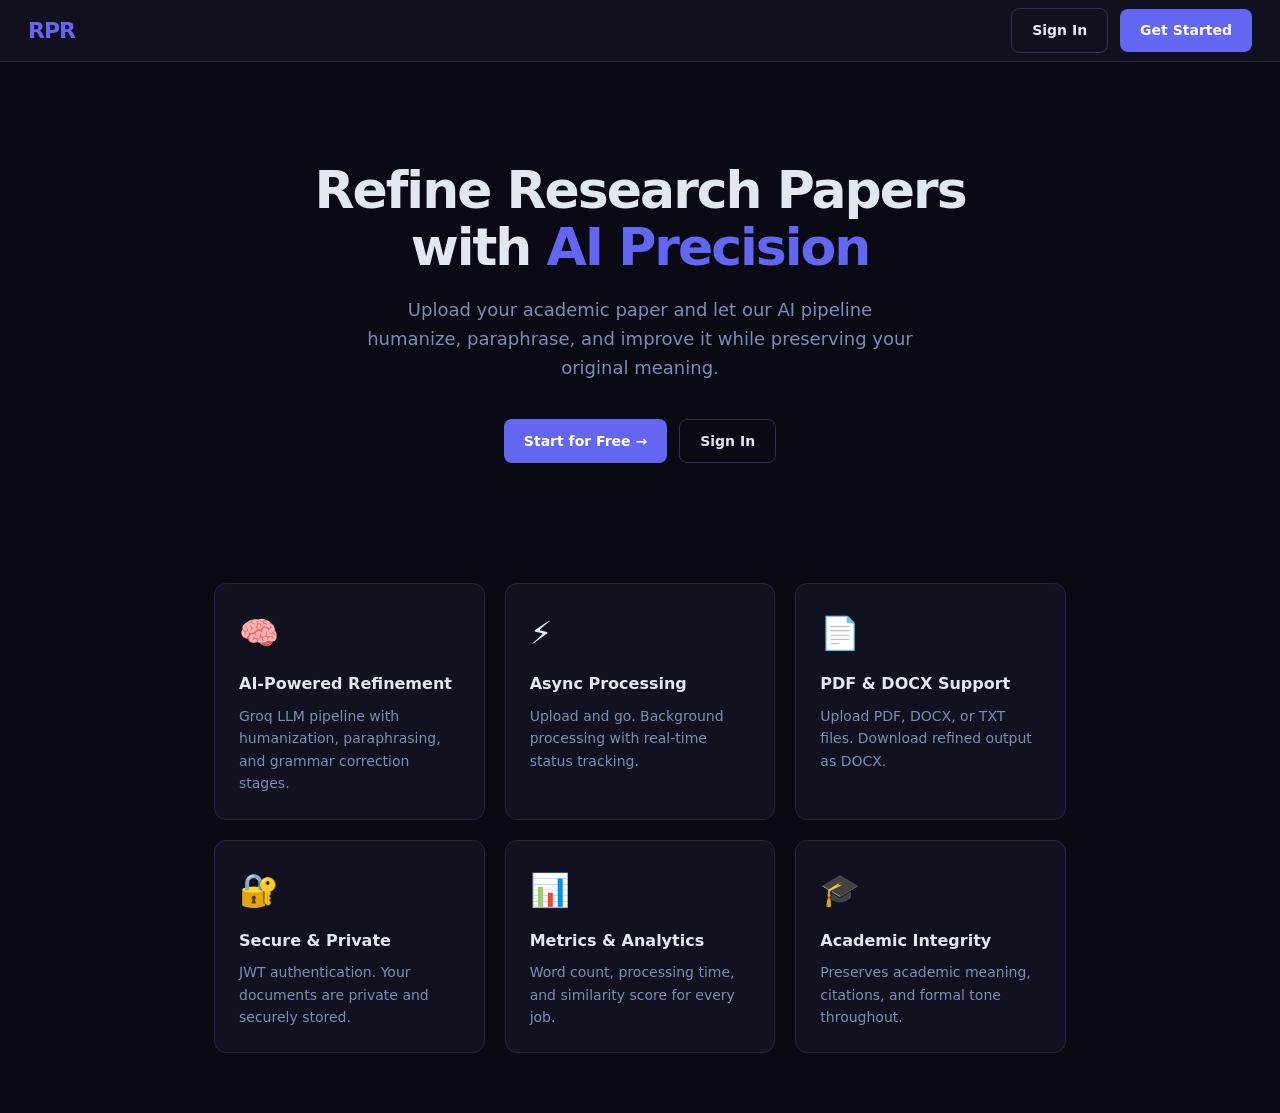
<file: frontend/index.html>
<!DOCTYPE html>
<html lang="en">
<head>
  <meta charset="UTF-8" />
  <meta name="viewport" content="width=device-width, initial-scale=1.0" />
  <meta http-equiv="refresh" content="0; url=pages/index.html" />
  <title>RPR</title>
</head>
<body>
  <p>Redirecting... <a href="pages/index.html">Click here</a></p>
</body>
</html>
</file>
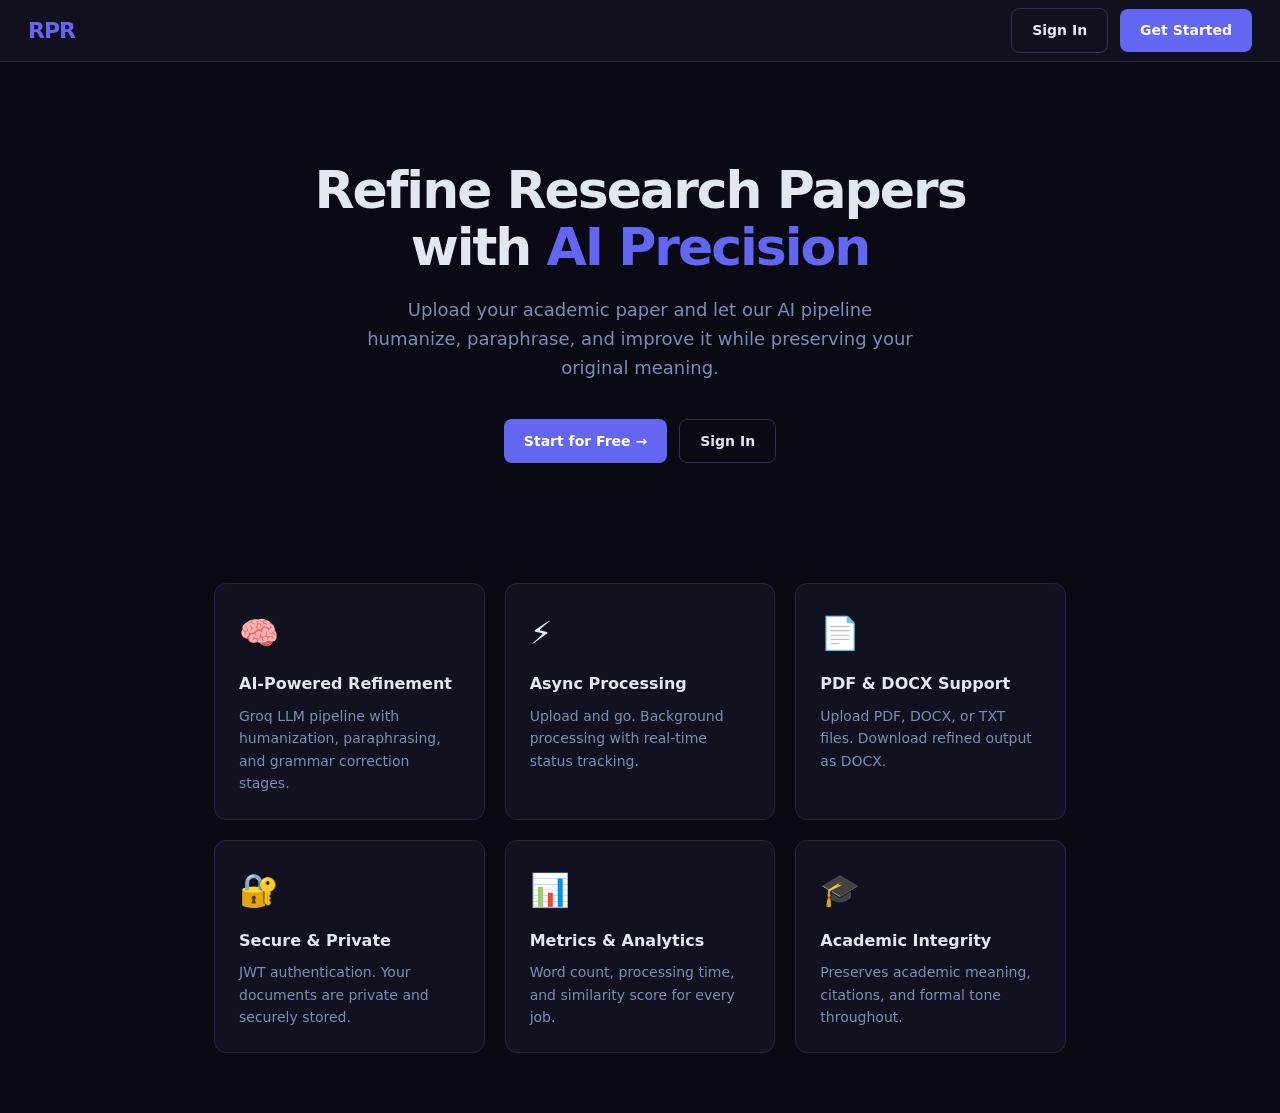
<file: frontend/pages/index.html>
<!DOCTYPE html>
<html lang="en">
<head>
  <meta charset="UTF-8" />
  <meta name="viewport" content="width=device-width, initial-scale=1.0" />
  <title>RPR - AI Research Paper Refinement</title>
  <link rel="stylesheet" href="../css/styles.css" />
  <style>
    .hero { text-align: center; padding: 100px 24px 60px; }
    .hero h1 { font-size: 52px; font-weight: 800; letter-spacing: -2px; line-height: 1.1; margin-bottom: 20px; }
    .hero h1 span { color: var(--primary); }
    .hero p { font-size: 18px; color: var(--text-muted); max-width: 560px; margin: 0 auto 36px; }
    .hero-btns { display: flex; gap: 12px; justify-content: center; }
    .features { display: grid; grid-template-columns: repeat(3, 1fr); gap: 20px; max-width: 900px; margin: 60px auto; padding: 0 24px; }
    .feature-card { background: var(--surface); border: 1px solid var(--border); border-radius: 12px; padding: 24px; }
    .feature-card .icon { font-size: 32px; margin-bottom: 12px; }
    .feature-card h3 { font-size: 16px; margin-bottom: 8px; }
    .feature-card p { font-size: 14px; color: var(--text-muted); }
    @media (max-width: 768px) { .features { grid-template-columns: 1fr; } .hero h1 { font-size: 36px; } }
  </style>
</head>
<body>
  <nav>
    <span class="nav-brand">RPR</span>
    <div class="nav-links">
      <a href="login.html" class="btn btn-outline">Sign In</a>
      <a href="signup.html" class="btn btn-primary">Get Started</a>
    </div>
  </nav>

  <div class="hero">
    <h1>Refine Research Papers<br/>with <span>AI Precision</span></h1>
    <p>Upload your academic paper and let our AI pipeline humanize, paraphrase, and improve it while preserving your original meaning.</p>
    <div class="hero-btns">
      <a href="signup.html" class="btn btn-primary">Start for Free →</a>
      <a href="login.html" class="btn btn-outline">Sign In</a>
    </div>
  </div>

  <div class="features">
    <div class="feature-card">
      <div class="icon">🧠</div>
      <h3>AI-Powered Refinement</h3>
      <p>Groq LLM pipeline with humanization, paraphrasing, and grammar correction stages.</p>
    </div>
    <div class="feature-card">
      <div class="icon">⚡</div>
      <h3>Async Processing</h3>
      <p>Upload and go. Background processing with real-time status tracking.</p>
    </div>
    <div class="feature-card">
      <div class="icon">📄</div>
      <h3>PDF & DOCX Support</h3>
      <p>Upload PDF, DOCX, or TXT files. Download refined output as DOCX.</p>
    </div>
    <div class="feature-card">
      <div class="icon">🔐</div>
      <h3>Secure & Private</h3>
      <p>JWT authentication. Your documents are private and securely stored.</p>
    </div>
    <div class="feature-card">
      <div class="icon">📊</div>
      <h3>Metrics & Analytics</h3>
      <p>Word count, processing time, and similarity score for every job.</p>
    </div>
    <div class="feature-card">
      <div class="icon">🎓</div>
      <h3>Academic Integrity</h3>
      <p>Preserves academic meaning, citations, and formal tone throughout.</p>
    </div>
  </div>
</body>
</html>
</file>
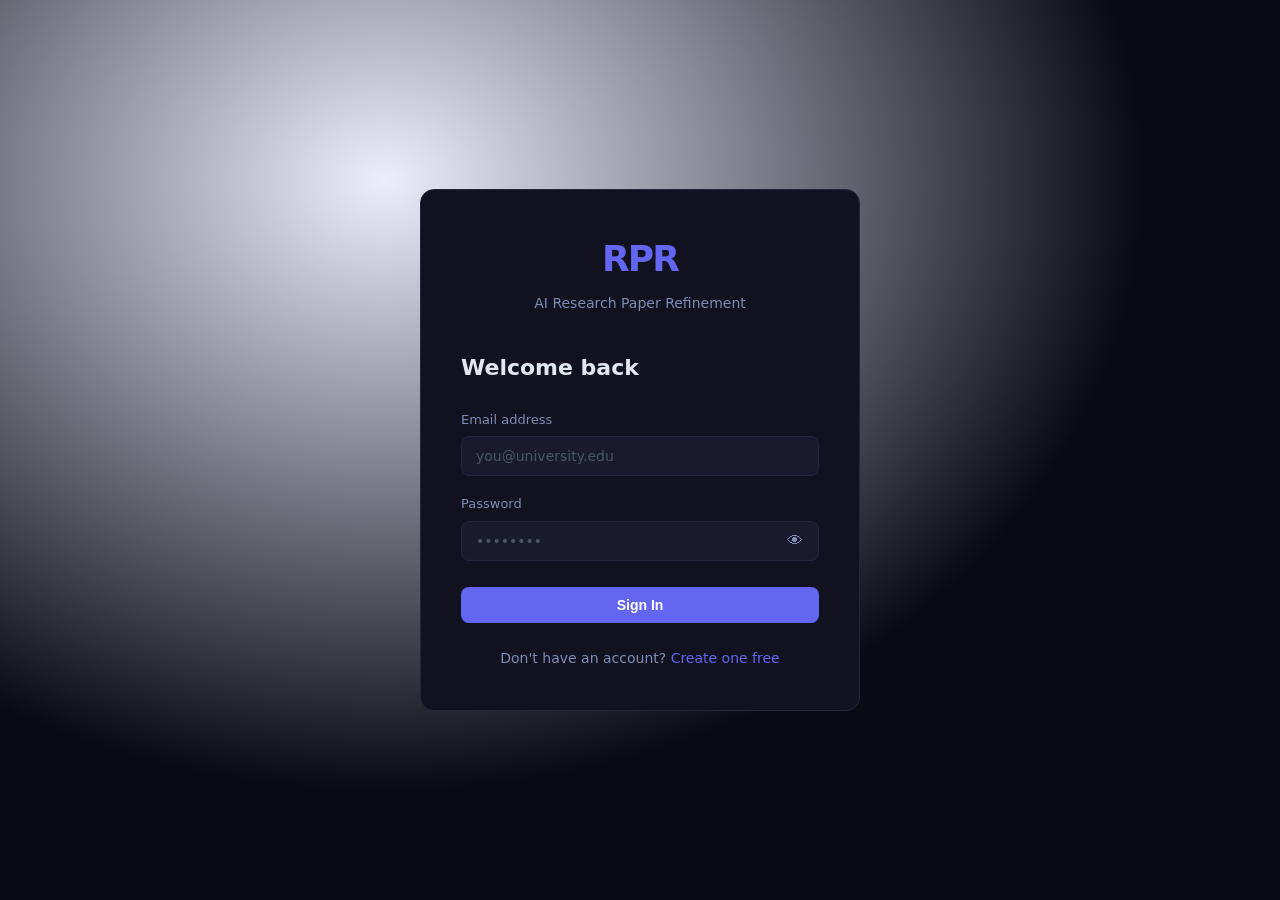
<file: frontend/pages/dashboard.html>
<!DOCTYPE html>
<html lang="en">
<head>
  <meta charset="UTF-8" />
  <meta name="viewport" content="width=device-width, initial-scale=1.0" />
  <title>Dashboard — RPR</title>
  <link rel="stylesheet" href="../css/styles.css" />
  <link rel="stylesheet" href="../css/dashboard.css" />
</head>
<body>
  <nav>
    <div class="flex-center">
      <span class="nav-brand">RPR <span>Research Paper Refinement</span></span>
    </div>
    <div class="nav-links">
      <span class="nav-user">Hello, <strong id="user-name">...</strong></span>
      <button class="btn btn-outline btn-sm" onclick="showTab('profile')">Profile</button>
      <button class="btn btn-outline btn-sm" onclick="logout()">Logout</button>
    </div>
  </nav>

  <div class="container">

    <!-- Stats -->
    <div class="stats-grid" id="stats-grid">
      <div class="stat-card"><div class="stat-value" id="stat-total">—</div><div class="stat-label">Total Jobs</div></div>
      <div class="stat-card"><div class="stat-value" id="stat-completed">—</div><div class="stat-label">Completed</div></div>
      <div class="stat-card"><div class="stat-value" id="stat-words">—</div><div class="stat-label">Words Processed</div></div>
      <div class="stat-card"><div class="stat-value" id="stat-score">—</div><div class="stat-label">Avg. Score</div></div>
    </div>

    <!-- Tabs -->
    <div class="tabs">
      <button class="tab active" id="tab-upload" onclick="showTab('upload')">Upload Paper</button>
      <button class="tab" id="tab-jobs" onclick="showTab('jobs')">My Jobs</button>
      <button class="tab" id="tab-profile" onclick="showTab('profile')">Profile</button>
    </div>

    <!-- Upload Tab -->
    <div id="pane-upload">
      <div class="card mb-24">
        <div class="upload-zone" id="upload-zone">
          <div class="upload-icon">📄</div>
          <h3>Drop your research paper here</h3>
          <p>Supports PDF, DOCX, DOC, TXT &nbsp;·&nbsp; Max 20MB</p>
          <input type="file" id="file-input" accept=".pdf,.docx,.doc,.txt" class="hidden" />
        </div>
        <div class="flex-center mt-16" style="flex-wrap:wrap;gap:12px;">
          <span id="file-info" class="hidden text-sm text-muted"></span>
          <button id="upload-btn" class="btn btn-primary" disabled>
            <span>🚀</span> Start AI Refinement
          </button>
        </div>
      </div>
      <div class="info-box">
        <strong>How it works:</strong> Upload your paper → AI reviews, scores, and refines each section → Download the refined document + detailed review report.
      </div>
    </div>

    <!-- Jobs Tab -->
    <div id="pane-jobs" class="hidden">
      <div class="card">
        <div id="jobs-empty" class="empty-state hidden">
          <div class="empty-icon">📭</div>
          <h3>No jobs yet</h3>
          <p>Upload a paper to get started.</p>
        </div>
        <table class="jobs-table" id="jobs-table" style="display:none;">
          <thead>
            <tr>
              <th>File</th>
              <th>Status</th>
              <th>Score</th>
              <th>Words</th>
              <th>Date</th>
              <th>Actions</th>
            </tr>
          </thead>
          <tbody id="jobs-tbody"></tbody>
        </table>
      </div>
    </div>

    <!-- Profile Tab -->
    <div id="pane-profile" class="hidden">
      <div class="grid-2" style="align-items:start;">
        <div class="card">
          <div class="flex-center mb-24">
            <div class="profile-avatar" id="profile-avatar">?</div>
            <div>
              <div style="font-size:18px;font-weight:700;" id="profile-name">—</div>
              <div class="text-sm text-muted" id="profile-email">—</div>
            </div>
          </div>
          <hr class="divider" />
          <h3 style="font-size:15px;margin-bottom:16px;">Update Profile</h3>
          <div id="profile-msg" class="hidden"></div>
          <form id="profile-form">
            <div class="form-group">
              <label>Display Name</label>
              <input type="text" id="new-name" placeholder="Your name" />
            </div>
            <hr class="divider" />
            <h3 style="font-size:14px;margin-bottom:14px;color:var(--text-muted);">Change Password</h3>
            <div class="form-group">
              <label>Current Password</label>
              <input type="password" id="cur-password" placeholder="Current password" />
            </div>
            <div class="form-group">
              <label>New Password</label>
              <input type="password" id="new-password" placeholder="Min 8 characters" minlength="8" />
            </div>
            <button type="submit" class="btn btn-primary btn-full">Save Changes</button>
          </form>
        </div>
        <div class="card">
          <h3 style="font-size:15px;margin-bottom:16px;">Account Statistics</h3>
          <div style="display:grid;gap:12px;">
            <div class="stat-card"><div class="stat-value" id="p-total">—</div><div class="stat-label">Total Jobs</div></div>
            <div class="stat-card"><div class="stat-value" id="p-completed">—</div><div class="stat-label">Completed</div></div>
            <div class="stat-card"><div class="stat-value" id="p-words">—</div><div class="stat-label">Words Processed</div></div>
            <div class="stat-card"><div class="stat-value" id="p-score">—</div><div class="stat-label">Avg. Score</div></div>
          </div>
        </div>
      </div>
    </div>

  </div>

  <script src="../js/api.js"></script>
  <script src="../js/auth.js"></script>
  <script src="../js/upload.js"></script>
  <script src="../js/process.js"></script>
  <script>
    requireAuth();
    initDashboard();
    initUpload();

    function showTab(name) {
      ["upload","jobs","profile"].forEach(t => {
        document.getElementById("pane-" + t).classList.toggle("hidden", t !== name);
        document.getElementById("tab-" + t).classList.toggle("active", t === name);
      });
    }
  </script>
</body>
</html>
</file>
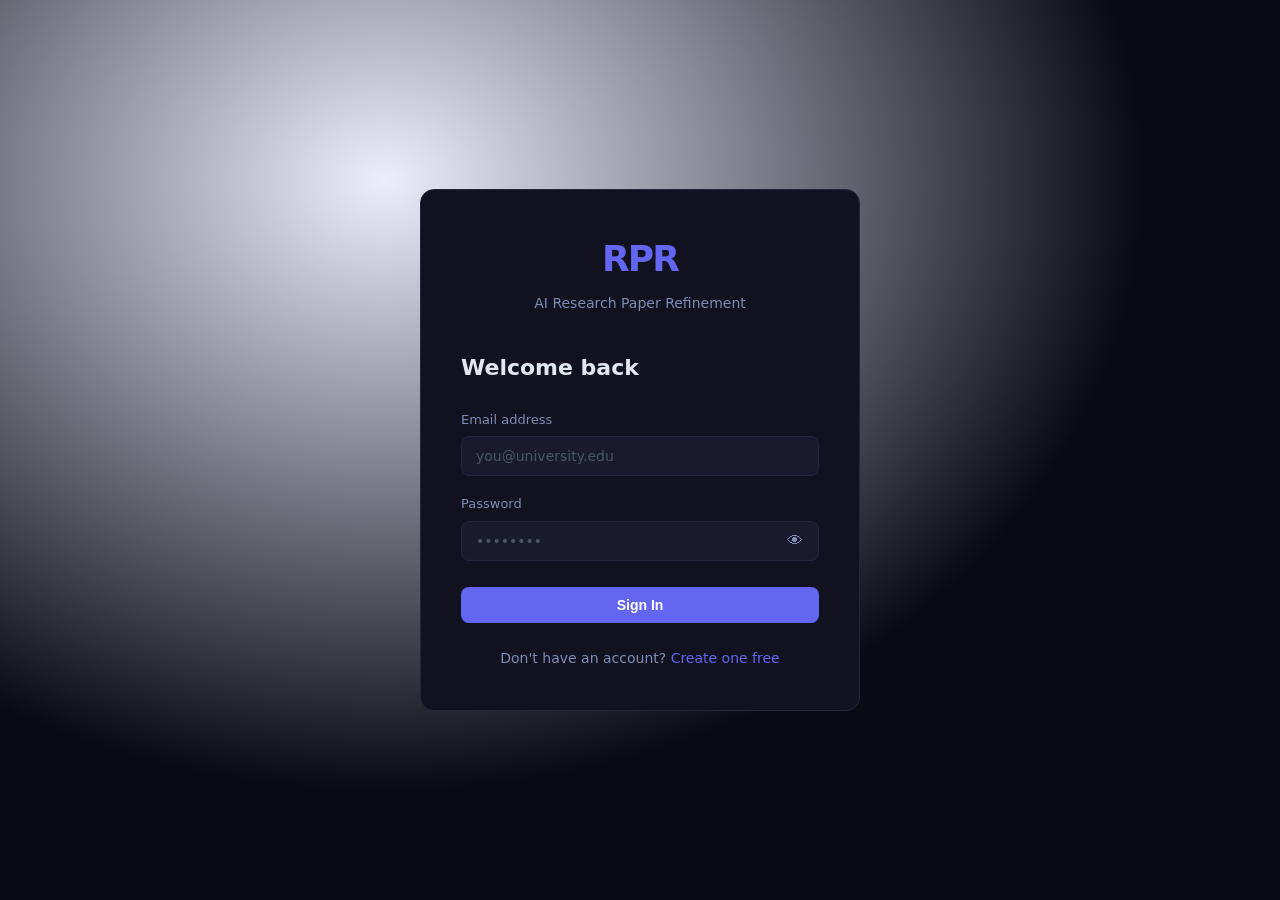
<file: frontend/pages/login.html>
<!DOCTYPE html>
<html lang="en">
<head>
  <meta charset="UTF-8" />
  <meta name="viewport" content="width=device-width, initial-scale=1.0" />
  <title>Sign In — RPR</title>
  <link rel="stylesheet" href="../css/styles.css" />
  <link rel="stylesheet" href="../css/auth.css" />
</head>
<body class="auth-page">
  <div class="card auth-card">
    <div class="auth-logo">
      <h1>RPR</h1>
      <p>AI Research Paper Refinement</p>
    </div>
    <h2>Welcome back</h2>

    <div id="error" class="alert alert-error hidden"></div>

    <form id="login-form">
      <div class="form-group">
        <label for="email">Email address</label>
        <input type="email" id="email" placeholder="you@university.edu" required autocomplete="email" />
      </div>
      <div class="form-group">
        <label for="password">Password</label>
        <div class="password-wrapper">
          <input type="password" id="password" placeholder="••••••••" required autocomplete="current-password" />
          <button type="button" class="password-toggle" onclick="togglePassword('password', this)">👁</button>
        </div>
      </div>
      <button type="submit" id="submit-btn" class="btn btn-primary btn-full" style="margin-top:8px;">Sign In</button>
    </form>

    <div class="auth-footer" style="margin-top:24px;">
      Don't have an account? <a href="signup.html">Create one free</a>
    </div>
  </div>

  <script src="../js/api.js"></script>
  <script src="../js/auth.js"></script>
  <script>
    if (localStorage.getItem("rpr_token")) window.location.href = "dashboard.html";
    document.getElementById("login-form").addEventListener("submit", handleLogin);
    function togglePassword(id, btn) {
      const el = document.getElementById(id);
      el.type = el.type === "password" ? "text" : "password";
      btn.textContent = el.type === "password" ? "👁" : "🙈";
    }
  </script>
</body>
</html>
</file>
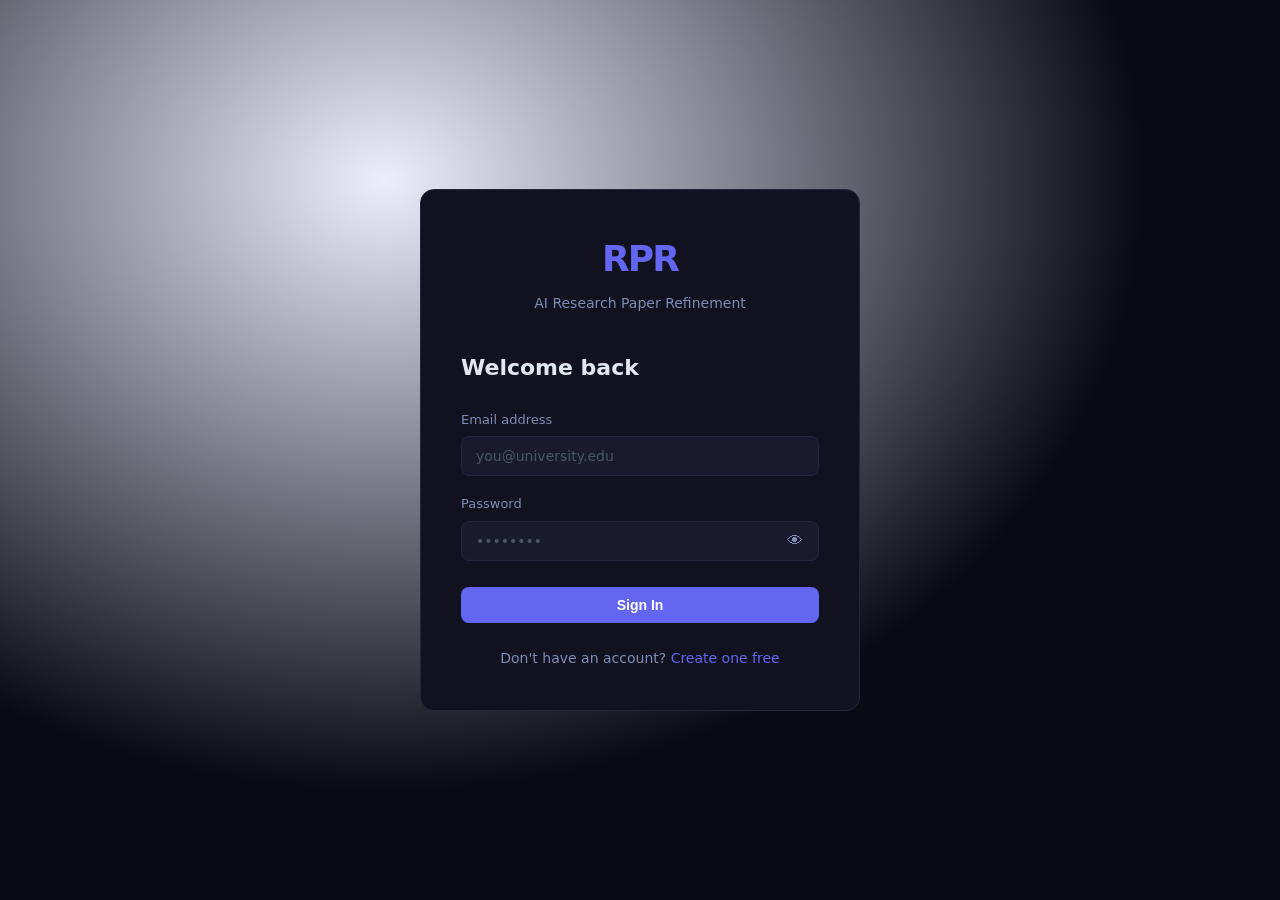
<file: frontend/pages/processing.html>
<!DOCTYPE html>
<html lang="en">
<head>
  <meta charset="UTF-8" />
  <meta name="viewport" content="width=device-width, initial-scale=1.0" />
  <title>Processing - RPR</title>
  <link rel="stylesheet" href="../css/styles.css" />
  <link rel="stylesheet" href="../css/dashboard.css" />
</head>
<body>
  <nav>
    <span class="nav-brand">RPR</span>
    <div class="nav-links">
      <a href="dashboard.html" class="btn btn-outline">← Dashboard</a>
    </div>
  </nav>

  <div class="container max-w-700">
    <div class="card">
      <div class="flex-center-between mb-20">
        <h2>Processing Document</h2>
        <span id="status-badge" class="badge badge-queued">queued</span>
      </div>

      <p class="text-13 text-muted mb-20">
        Job ID: <code id="job-id-display" class="text-primary"></code>
      </p>

      <div class="progress-bar mb-8">
        <div class="progress-fill" id="progress-fill"></div>
      </div>
      <div class="flex-center-between text-13 text-muted mb-24">
        <span id="status-msg">Initializing...</span>
        <span id="progress-text">0%</span>
      </div>

      <h3 class="text-14 mb-10 text-muted">Pipeline Logs</h3>
      <ul class="log-list" id="log-list">
        <li><span class="step">[info]</span>Waiting for pipeline to start...</li>
      </ul>
    </div>

    <div class="text-center mt-20">
      <a href="dashboard.html" class="text-14 text-muted">← Back to Dashboard</a>
    </div>
  </div>

  <script src="../js/api.js"></script>
  <script src="../js/auth.js"></script>
  <script src="../js/status.js"></script>
  <script>
    requireAuth();
    initProcessing();
  </script>
</body>
</html>
</file>
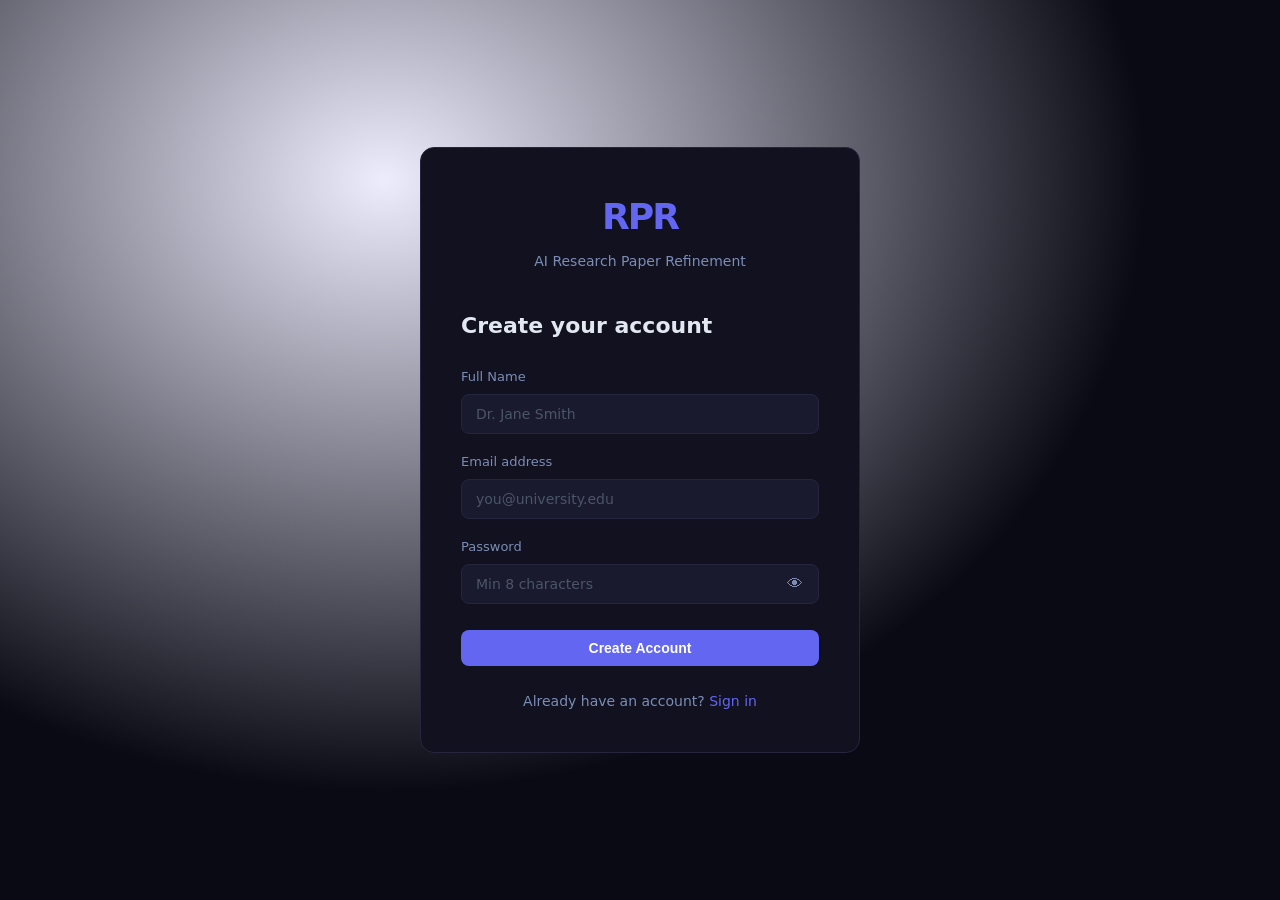
<file: frontend/pages/signup.html>
<!DOCTYPE html>
<html lang="en">
<head>
  <meta charset="UTF-8" />
  <meta name="viewport" content="width=device-width, initial-scale=1.0" />
  <title>Sign Up — RPR</title>
  <link rel="stylesheet" href="../css/styles.css" />
  <link rel="stylesheet" href="../css/auth.css" />
</head>
<body class="auth-page">
  <div class="card auth-card">
    <div class="auth-logo">
      <h1>RPR</h1>
      <p>AI Research Paper Refinement</p>
    </div>
    <h2>Create your account</h2>

    <div id="error" class="alert alert-error hidden"></div>

    <form id="signup-form">
      <div class="form-group">
        <label for="name">Full Name</label>
        <input type="text" id="name" placeholder="Dr. Jane Smith" required autocomplete="name" />
      </div>
      <div class="form-group">
        <label for="email">Email address</label>
        <input type="email" id="email" placeholder="you@university.edu" required autocomplete="email" />
      </div>
      <div class="form-group">
        <label for="password">Password</label>
        <div class="password-wrapper">
          <input type="password" id="password" placeholder="Min 8 characters" minlength="8" required autocomplete="new-password" oninput="checkStrength(this.value)" />
          <button type="button" class="password-toggle" onclick="togglePassword('password', this)">👁</button>
        </div>
        <div id="strength-bar" class="strength-bar hidden"></div>
        <div id="strength-label" class="strength-label text-muted hidden"></div>
      </div>
      <button type="submit" id="submit-btn" class="btn btn-primary btn-full" style="margin-top:8px;">Create Account</button>
    </form>

    <div class="auth-footer" style="margin-top:24px;">
      Already have an account? <a href="login.html">Sign in</a>
    </div>
  </div>

  <script src="../js/api.js"></script>
  <script src="../js/auth.js"></script>
  <script>
    if (localStorage.getItem("rpr_token")) window.location.href = "dashboard.html";
    document.getElementById("signup-form").addEventListener("submit", handleSignup);

    function togglePassword(id, btn) {
      const el = document.getElementById(id);
      el.type = el.type === "password" ? "text" : "password";
      btn.textContent = el.type === "password" ? "👁" : "🙈";
    }

    function checkStrength(val) {
      const bar = document.getElementById("strength-bar");
      const lbl = document.getElementById("strength-label");
      bar.classList.remove("hidden"); lbl.classList.remove("hidden");
      bar.className = "strength-bar";
      if (val.length < 8) {
        bar.classList.add("strength-weak"); lbl.textContent = "Weak"; lbl.style.color = "var(--error)";
      } else if (val.length < 12 || !/[A-Z]/.test(val) || !/[0-9]/.test(val)) {
        bar.classList.add("strength-medium"); lbl.textContent = "Medium"; lbl.style.color = "var(--warning)";
      } else {
        bar.classList.add("strength-strong"); lbl.textContent = "Strong"; lbl.style.color = "var(--success)";
      }
    }
  </script>
</body>
</html>
</file>
<file: frontend/css/styles.css>
:root {
  --primary: #6366f1;
  --primary-dark: #4f46e5;
  --primary-glow: rgba(99,102,241,0.15);
  --bg: #0a0a14;
  --surface: #111120;
  --surface2: #1a1a2e;
  --surface3: #16213e;
  --border: #252540;
  --border-light: #2d2d55;
  --text: #e2e8f0;
  --text-muted: #7c8db5;
  --text-dim: #4a5568;
  --success: #10b981;
  --error: #ef4444;
  --warning: #f59e0b;
  --info: #3b82f6;
}

* { box-sizing: border-box; margin: 0; padding: 0; }

body {
  font-family: 'Inter', system-ui, -apple-system, sans-serif;
  background: var(--bg);
  color: var(--text);
  min-height: 100vh;
  line-height: 1.6;
}

a { color: var(--primary); text-decoration: none; }
a:hover { text-decoration: underline; }

/* ── Buttons ── */
.btn {
  display: inline-flex; align-items: center; gap: 8px;
  padding: 10px 20px; border-radius: 8px; border: none;
  cursor: pointer; font-size: 14px; font-weight: 600;
  transition: all 0.2s; white-space: nowrap;
}
.btn-primary { background: var(--primary); color: #fff; }
.btn-primary:hover { background: var(--primary-dark); transform: translateY(-1px); box-shadow: 0 4px 20px var(--primary-glow); }
.btn-outline { background: transparent; color: var(--text); border: 1px solid var(--border-light); }
.btn-outline:hover { border-color: var(--primary); color: var(--primary); }
.btn-danger { background: transparent; color: var(--error); border: 1px solid var(--error); }
.btn-danger:hover { background: rgba(239,68,68,0.1); }
.btn-success { background: var(--success); color: #fff; }
.btn-success:hover { background: #059669; }
.btn:disabled { opacity: 0.45; cursor: not-allowed; transform: none !important; }
.btn-sm { padding: 6px 12px; font-size: 12px; }
.btn-lg { padding: 14px 28px; font-size: 16px; }
.btn-full { width: 100%; justify-content: center; }

/* ── Cards ── */
.card {
  background: var(--surface);
  border: 1px solid var(--border);
  border-radius: 14px;
  padding: 24px;
}
.card-hover:hover { border-color: var(--border-light); transform: translateY(-2px); transition: all 0.2s; }

/* ── Badges ── */
.badge {
  display: inline-block; padding: 3px 10px;
  border-radius: 20px; font-size: 11px; font-weight: 700;
  text-transform: uppercase; letter-spacing: 0.5px;
}
.badge-queued    { background: #1e293b; color: var(--text-muted); }
.badge-parsing,
.badge-splitting,
.badge-processing,
.badge-finalizing { background: rgba(59,130,246,0.15); color: #60a5fa; }
.badge-completed { background: rgba(16,185,129,0.15); color: var(--success); }
.badge-failed    { background: rgba(239,68,68,0.15); color: var(--error); }

/* ── Alerts ── */
.alert { padding: 12px 16px; border-radius: 8px; font-size: 14px; margin-bottom: 16px; }
.alert-error   { background: rgba(239,68,68,0.1); border: 1px solid rgba(239,68,68,0.3); color: #fca5a5; }
.alert-success { background: rgba(16,185,129,0.1); border: 1px solid rgba(16,185,129,0.3); color: #6ee7b7; }
.alert-info    { background: rgba(59,130,246,0.1); border: 1px solid rgba(59,130,246,0.3); color: #93c5fd; }

/* ── Forms ── */
.form-group { margin-bottom: 18px; }
label { display: block; font-size: 13px; color: var(--text-muted); margin-bottom: 6px; font-weight: 500; }
input, select, textarea {
  width: 100%; padding: 11px 14px;
  background: var(--surface2); border: 1px solid var(--border);
  border-radius: 8px; color: var(--text); font-size: 14px;
  outline: none; transition: border-color 0.2s;
  font-family: inherit;
}
input:focus, select:focus, textarea:focus { border-color: var(--primary); box-shadow: 0 0 0 3px var(--primary-glow); }
input::placeholder { color: var(--text-dim); }

/* ── Nav ── */
nav {
  background: rgba(17,17,32,0.95);
  backdrop-filter: blur(12px);
  border-bottom: 1px solid var(--border);
  padding: 0 28px; height: 62px;
  display: flex; align-items: center; justify-content: space-between;
  position: sticky; top: 0; z-index: 100;
}
.nav-brand { font-size: 22px; font-weight: 800; color: var(--primary); letter-spacing: -1px; }
.nav-brand span { color: var(--text-muted); font-weight: 400; font-size: 13px; margin-left: 6px; }
.nav-links { display: flex; align-items: center; gap: 12px; }
.nav-user { font-size: 13px; color: var(--text-muted); }
.nav-user strong { color: var(--text); }

/* ── Layout ── */
.container { max-width: 1140px; margin: 0 auto; padding: 36px 24px; }
.container-sm { max-width: 720px; margin: 0 auto; padding: 36px 24px; }

/* ── Progress ── */
.progress-bar { width: 100%; height: 8px; background: var(--surface2); border-radius: 4px; overflow: hidden; }
.progress-fill { height: 100%; background: linear-gradient(90deg, var(--primary), #818cf8); border-radius: 4px; transition: width 0.6s ease; }
.progress-mini { width: 100%; height: 4px; background: var(--surface2); border-radius: 2px; overflow: hidden; margin: 6px 0; }
.progress-mini-fill { height: 100%; background: linear-gradient(90deg, var(--primary), #818cf8); border-radius: 2px; transition: width 0.4s; }

/* ── Spinner ── */
.spinner {
  width: 18px; height: 18px;
  border: 2px solid var(--border); border-top-color: var(--primary);
  border-radius: 50%; animation: spin 0.7s linear infinite; display: inline-block;
}
@keyframes spin { to { transform: rotate(360deg); } }

/* ── Score Ring ── */
.score-ring {
  width: 100px; height: 100px; border-radius: 50%;
  background: conic-gradient(var(--primary) calc(var(--pct, 0) * 1%), var(--surface2) 0);
  display: flex; align-items: center; justify-content: center;
  position: relative; margin: 0 auto;
}
.score-ring::before {
  content: ''; position: absolute; inset: 10px;
  background: var(--surface); border-radius: 50%;
}
.score-ring-value { position: relative; z-index: 1; font-size: 22px; font-weight: 800; color: var(--primary); }

/* ── Tags ── */
.tag-list { display: flex; flex-wrap: wrap; gap: 6px; margin-top: 8px; }
.tag { background: var(--surface2); border: 1px solid var(--border); border-radius: 20px; padding: 2px 10px; font-size: 11px; color: var(--text-muted); }
.tag-issue { border-color: rgba(239,68,68,0.3); color: #fca5a5; background: rgba(239,68,68,0.08); }
.tag-ok { border-color: rgba(16,185,129,0.3); color: #6ee7b7; background: rgba(16,185,129,0.08); }

/* ── Section Cards ── */
.section-card { background: var(--surface2); border: 1px solid var(--border); border-radius: 10px; padding: 16px; margin-bottom: 12px; }
.section-card:last-child { margin-bottom: 0; }

/* ── Feedback Lists ── */
.feedback-list { list-style: none; }
.feedback-list li { padding: 8px 0; border-bottom: 1px solid var(--border); font-size: 14px; display: flex; gap: 10px; }
.feedback-list li:last-child { border-bottom: none; }
.feedback-list li::before { content: attr(data-icon); flex-shrink: 0; }

/* ── Log ── */
.log-list { list-style: none; font-size: 12px; font-family: 'Courier New', monospace; max-height: 220px; overflow-y: auto; background: var(--bg); border-radius: 8px; padding: 12px; }
.log-list li { padding: 4px 0; color: var(--text-muted); border-bottom: 1px solid var(--border); }
.log-list li:last-child { border-bottom: none; color: var(--text); }
.log-list .step { color: var(--primary); margin-right: 6px; }

/* ── Upload Zone ── */
.upload-zone {
  border: 2px dashed var(--border-light); border-radius: 14px;
  padding: 52px 24px; text-align: center; cursor: pointer;
  transition: all 0.25s; background: var(--surface2);
}
.upload-zone:hover, .upload-zone.drag-over {
  border-color: var(--primary); background: var(--primary-glow);
}
.upload-zone .upload-icon { font-size: 52px; margin-bottom: 14px; }
.upload-zone h3 { font-size: 18px; margin-bottom: 8px; }
.upload-zone p { color: var(--text-muted); font-size: 14px; }

/* ── Stats Grid ── */
.stats-grid { display: grid; grid-template-columns: repeat(4, 1fr); gap: 16px; margin-bottom: 28px; }
.stat-card { background: var(--surface); border: 1px solid var(--border); border-radius: 12px; padding: 20px; }
.stat-value { font-size: 28px; font-weight: 800; color: var(--primary); line-height: 1; }
.stat-label { font-size: 12px; color: var(--text-muted); margin-top: 6px; text-transform: uppercase; letter-spacing: 0.5px; }

/* ── Jobs Table ── */
.jobs-table { width: 100%; border-collapse: collapse; }
.jobs-table th { text-align: left; padding: 10px 14px; font-size: 11px; text-transform: uppercase; letter-spacing: 0.5px; color: var(--text-muted); border-bottom: 1px solid var(--border); }
.jobs-table td { padding: 13px 14px; font-size: 14px; border-bottom: 1px solid var(--border); vertical-align: middle; }
.jobs-table tr:last-child td { border-bottom: none; }
.jobs-table tbody tr:hover td { background: var(--surface2); }
.filename-cell { max-width: 220px; overflow: hidden; text-overflow: ellipsis; white-space: nowrap; }

/* ── Tabs ── */
.tabs { display: flex; gap: 4px; border-bottom: 1px solid var(--border); margin-bottom: 24px; }
.tab { padding: 10px 18px; font-size: 14px; font-weight: 500; color: var(--text-muted); cursor: pointer; border-bottom: 2px solid transparent; transition: all 0.2s; background: none; border-top: none; border-left: none; border-right: none; }
.tab:hover { color: var(--text); }
.tab.active { color: var(--primary); border-bottom-color: var(--primary); }

/* ── Utilities ── */
.hidden { display: none !important; }
.flex { display: flex; }
.flex-between { display: flex; align-items: center; justify-content: space-between; }
.flex-center { display: flex; align-items: center; gap: 12px; }
.flex-wrap { display: flex; flex-wrap: wrap; gap: 12px; }
.grid-2 { display: grid; grid-template-columns: 1fr 1fr; gap: 16px; }
.grid-3 { display: grid; grid-template-columns: 1fr 1fr 1fr; gap: 16px; }
.mt-4 { margin-top: 4px; }
.mt-8 { margin-top: 8px; }
.mt-12 { margin-top: 12px; }
.mt-16 { margin-top: 16px; }
.mt-24 { margin-top: 24px; }
.mb-8 { margin-bottom: 8px; }
.mb-12 { margin-bottom: 12px; }
.mb-16 { margin-bottom: 16px; }
.mb-24 { margin-bottom: 24px; }
.mb-32 { margin-bottom: 32px; }
.text-center { text-align: center; }
.text-muted { color: var(--text-muted); }
.text-sm { font-size: 13px; }
.text-xs { font-size: 12px; }
.text-primary { color: var(--primary); }
.text-success { color: var(--success); }
.text-error { color: var(--error); }
.font-bold { font-weight: 700; }
.divider { border: none; border-top: 1px solid var(--border); margin: 20px 0; }
.info-box { background: var(--surface2); border-radius: 8px; padding: 14px; font-size: 13px; color: var(--text-muted); border-left: 3px solid var(--primary); }

/* ── Responsive ── */
@media (max-width: 768px) {
  .stats-grid { grid-template-columns: 1fr 1fr; }
  .grid-2, .grid-3 { grid-template-columns: 1fr; }
  nav { padding: 0 16px; }
  .container, .container-sm { padding: 20px 16px; }
}
@media (max-width: 480px) {
  .stats-grid { grid-template-columns: 1fr; }
}
</file>
<file: frontend/css/dashboard.css>
.score-badge {
  display: inline-flex; align-items: center; gap: 6px;
  background: rgba(99,102,241,0.15); border: 1px solid rgba(99,102,241,0.3);
  border-radius: 20px; padding: 3px 10px; font-size: 13px; font-weight: 700; color: var(--primary);
}
.result-grid { display: grid; grid-template-columns: 1fr 2fr; gap: 24px; }
.feedback-section h3 { font-size: 15px; font-weight: 700; margin-bottom: 12px; }
.section-score-bar { display: flex; align-items: center; gap: 10px; }
.section-score-bar .score-num { font-size: 13px; font-weight: 700; color: var(--primary); min-width: 32px; text-align: right; }
.empty-state { text-align: center; padding: 48px 24px; color: var(--text-muted); }
.empty-state .empty-icon { font-size: 48px; margin-bottom: 12px; }
.empty-state h3 { font-size: 18px; color: var(--text); margin-bottom: 8px; }
.profile-avatar {
  width: 56px; height: 56px; border-radius: 50%;
  background: linear-gradient(135deg, var(--primary), #818cf8);
  display: flex; align-items: center; justify-content: center;
  font-size: 22px; font-weight: 800; color: white; flex-shrink: 0;
}
.job-actions { display: flex; gap: 6px; align-items: center; }
@media (max-width: 768px) {
  .result-grid { grid-template-columns: 1fr; }
}
</file>
<file: frontend/css/auth.css>
.auth-page {
  min-height: 100vh;
  display: flex; align-items: center; justify-content: center;
  background: radial-gradient(ellipse at 30% 20%, rgba(99,102,241,0.12) 0%, var(--bg) 60%);
  padding: 24px;
}
.auth-card { width: 100%; max-width: 440px; padding: 40px; }
.auth-logo { text-align: center; margin-bottom: 36px; }
.auth-logo h1 { font-size: 36px; font-weight: 900; color: var(--primary); letter-spacing: -2px; }
.auth-logo p { color: var(--text-muted); font-size: 14px; margin-top: 4px; }
.auth-card h2 { font-size: 22px; font-weight: 700; margin-bottom: 24px; }
.auth-footer { text-align: center; margin-top: 20px; font-size: 14px; color: var(--text-muted); }
.password-wrapper { position: relative; }
.password-toggle {
  position: absolute; right: 12px; top: 50%; transform: translateY(-50%);
  background: none; border: none; cursor: pointer; color: var(--text-muted);
  font-size: 16px; padding: 4px;
}
.password-toggle:hover { color: var(--text); }
.strength-bar { height: 4px; border-radius: 2px; margin-top: 6px; transition: all 0.3s; }
.strength-weak   { background: var(--error); width: 33%; }
.strength-medium { background: var(--warning); width: 66%; }
.strength-strong { background: var(--success); width: 100%; }
.strength-label  { font-size: 11px; margin-top: 4px; }
</file>
